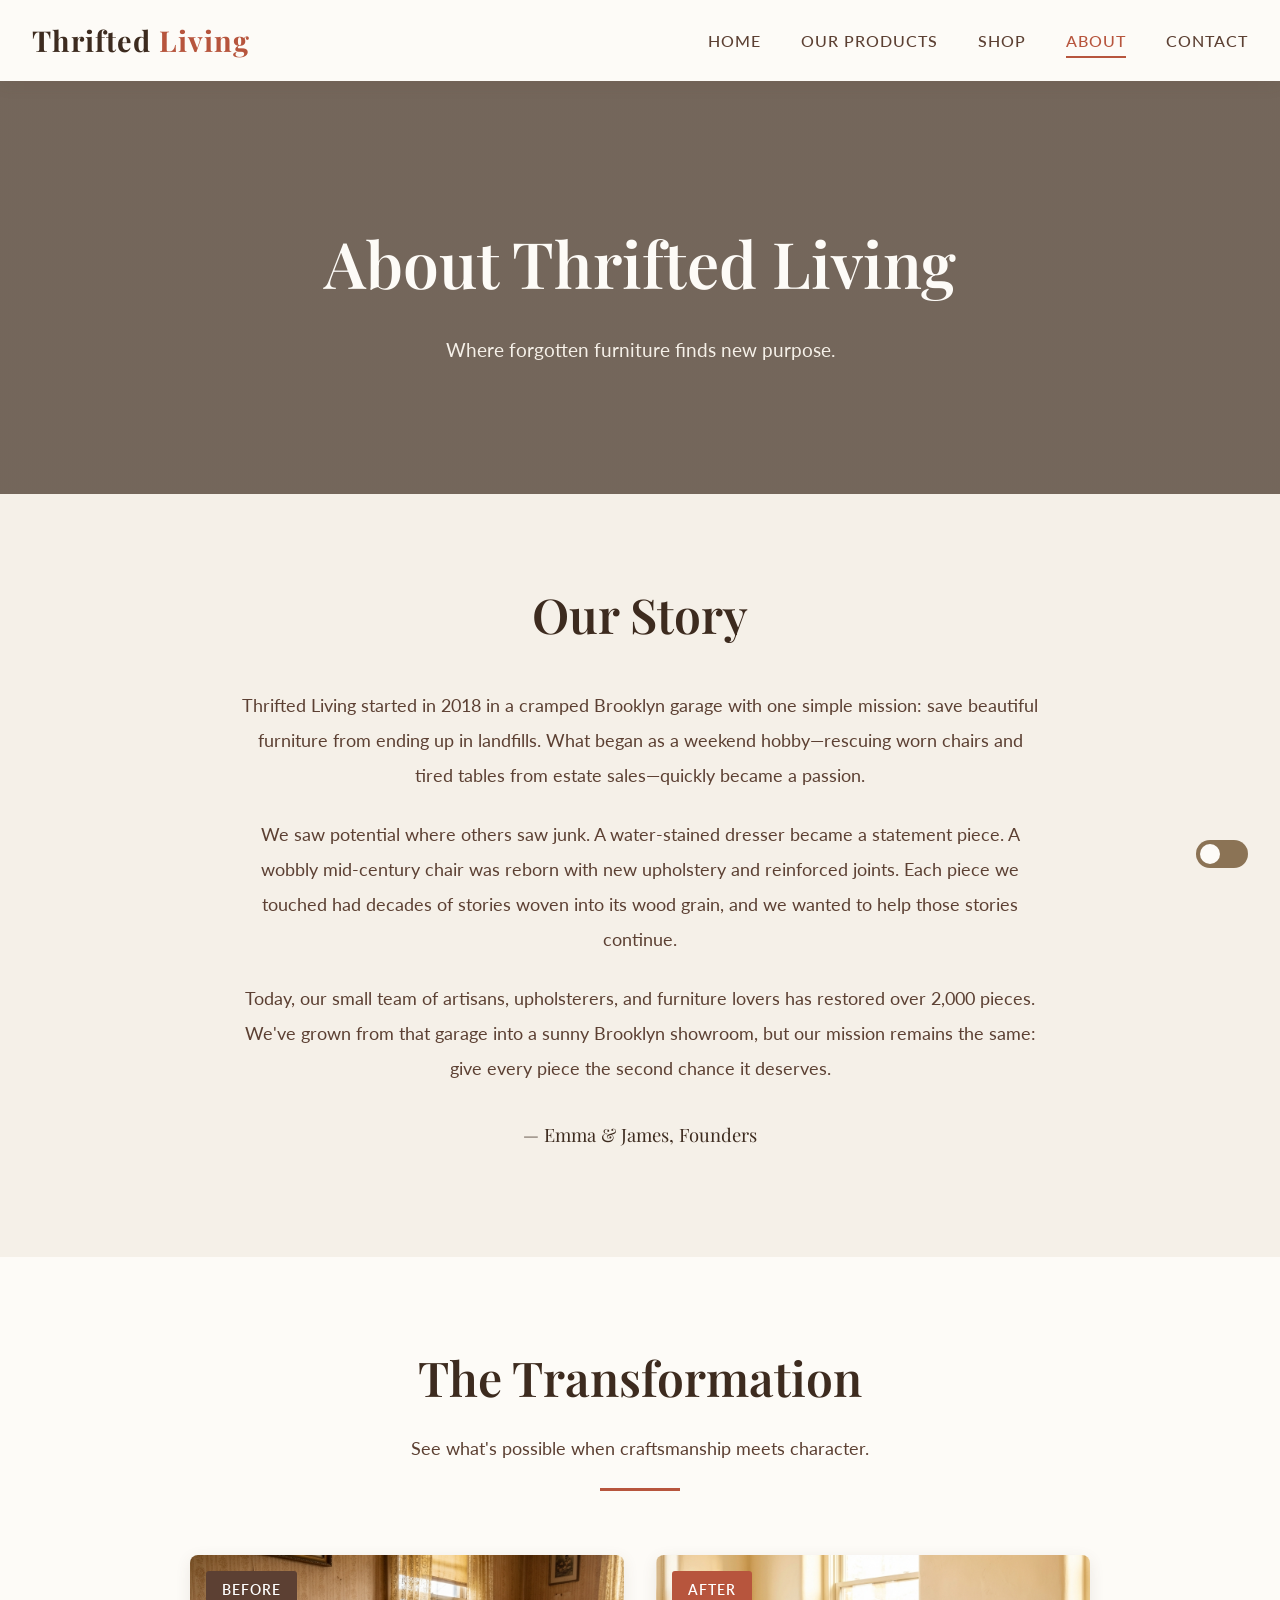
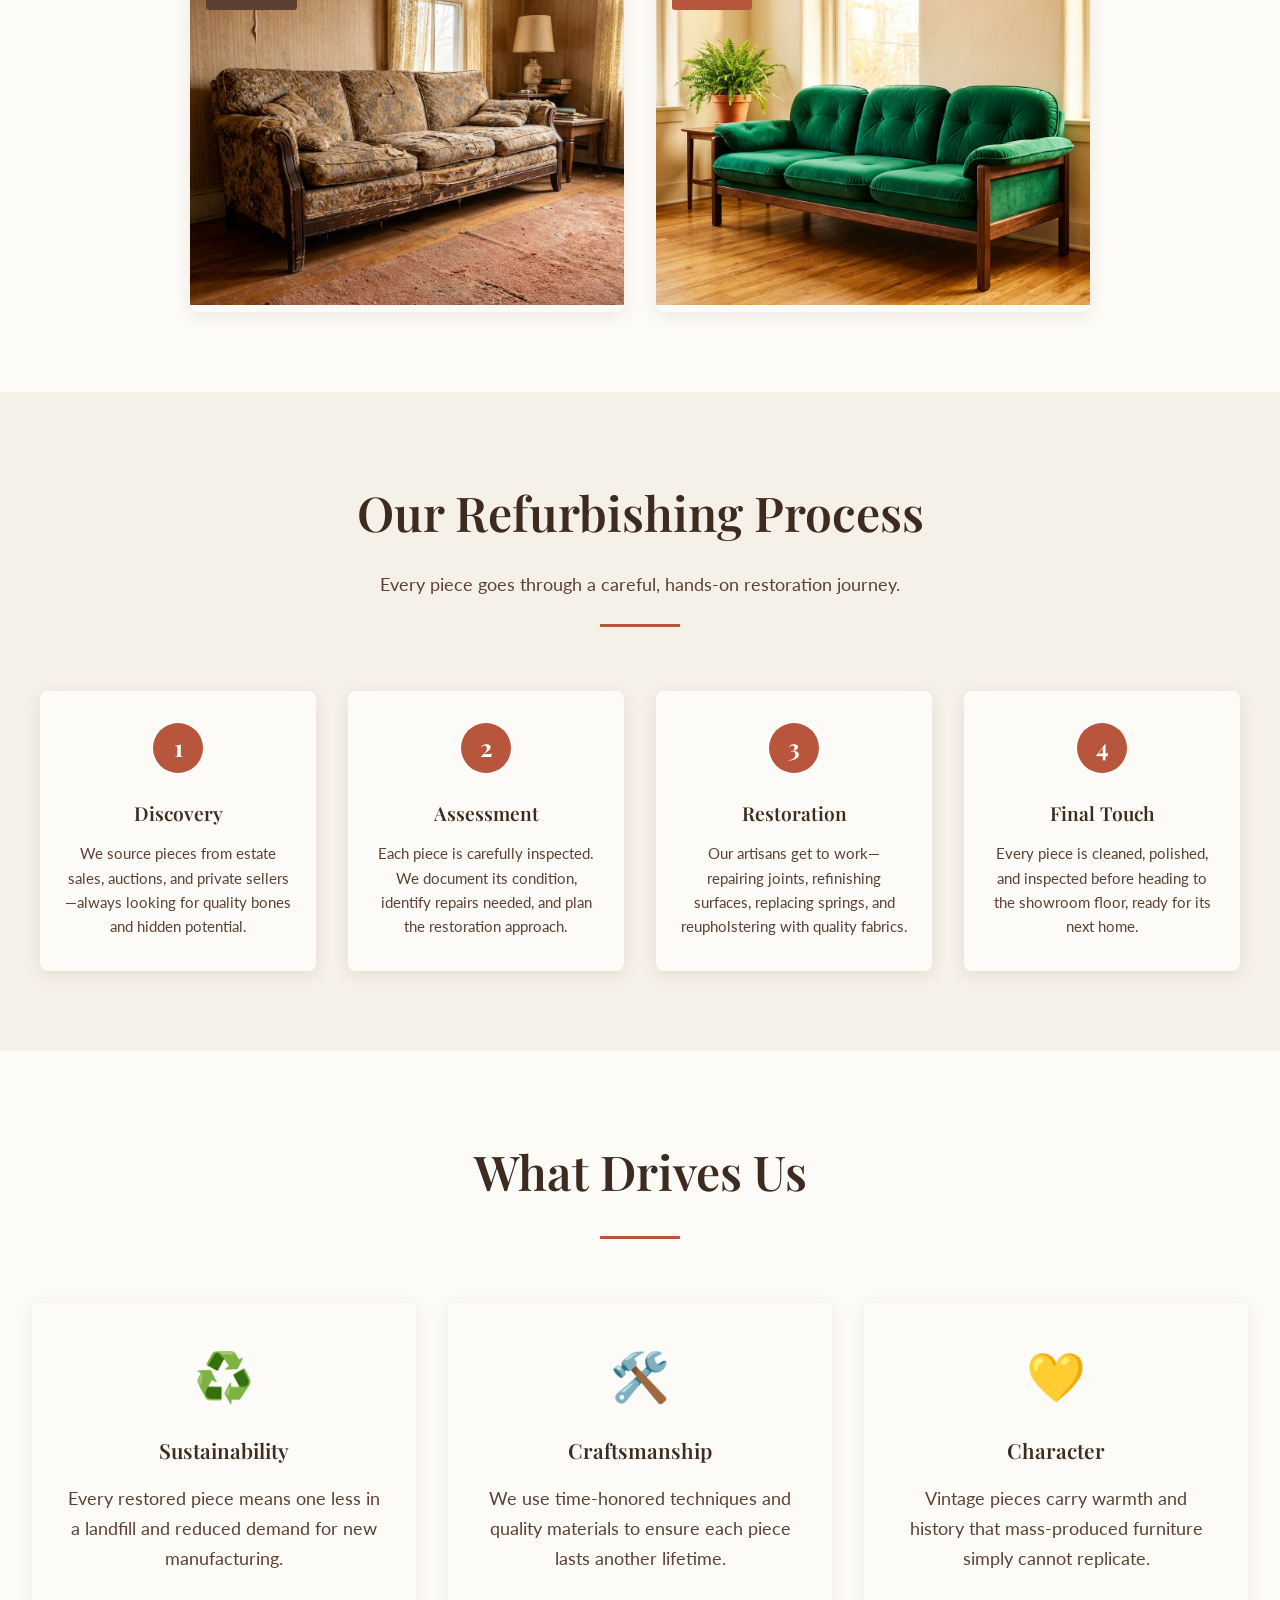
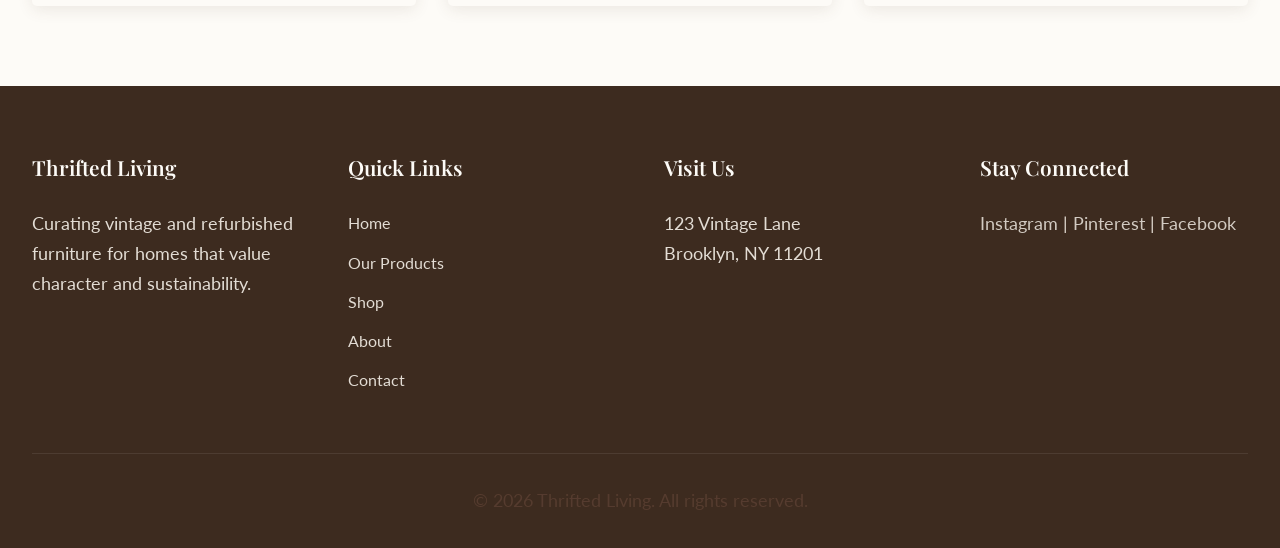
<file: about.html>
<!DOCTYPE html>
<html lang="en">
<head>
  <meta charset="UTF-8">
  <meta name="viewport" content="width=device-width, initial-scale=1.0">
  <title>About | Thrifted Living</title>
  <link rel="preconnect" href="https://fonts.googleapis.com">
  <link rel="preconnect" href="https://fonts.gstatic.com" crossorigin>
  <link href="https://fonts.googleapis.com/css2?family=Lato:wght@300;400;700&family=Playfair+Display:wght@400;600;700&display=swap" rel="stylesheet">
  <link rel="stylesheet" href="styles.css">
  <script>
  const saved = localStorage.getItem('theme');
  const systemDark = window.matchMedia('(prefers-color-scheme: dark)').matches;
  const isDark = saved === 'dark' || (!saved && systemDark);
  document.documentElement.setAttribute('data-theme', isDark ? 'dark' : 'light');
</script>
<script src="java/theme.js"></script>
  <style>
    /* Before & After Section */
    .before-after-section {
      background-color: var(--color-warm-white);
      padding: 5rem 2rem;
    }

    .before-after-container {
      display: grid;
      grid-template-columns: 1fr 1fr;
      gap: 2rem;
      max-width: 900px;
      margin: 0 auto;
    }

    .before-after-card {
      position: relative;
      border-radius: 8px;
      overflow: hidden;
      box-shadow: var(--shadow-soft);
    }

    .before-after-card img {
      width: 100%;
      height: 350px;
      object-fit: cover;
    }

    .before-after-label {
      position: absolute;
      top: 1rem;
      left: 1rem;
      padding: 0.5rem 1rem;
      font-size: 0.85rem;
      font-weight: 600;
      text-transform: uppercase;
      letter-spacing: 1px;
      border-radius: 3px;
    }

    .label-before {
      background-color: var(--color-brown);
      color: white;
    }

    .label-after {
      background-color: var(--color-rust);
      color: white;
    }

    /* Process Section */
    .process-section {
      padding: 5rem 2rem;
    }

    .process-steps {
      display: grid;
      grid-template-columns: repeat(4, 1fr);
      gap: 2rem;
      max-width: 1200px;
      margin: 0 auto;
    }

    .process-step {
      text-align: center;
      padding: 2rem 1.5rem;
      background-color: var(--color-warm-white);
      border-radius: 8px;
      box-shadow: var(--shadow-soft);
      position: relative;
    }

    .step-number {
      width: 50px;
      height: 50px;
      background-color: var(--color-rust);
      color: white;
      border-radius: 50%;
      display: flex;
      align-items: center;
      justify-content: center;
      font-size: 1.5rem;
      font-weight: 700;
      margin: 0 auto 1.5rem;
      font-family: var(--font-heading);
    }

    .process-step h3 {
      font-size: 1.2rem;
      margin-bottom: 0.75rem;
    }

    .process-step p {
      font-size: 0.95rem;
      line-height: 1.6;
    }

    /* Story Section */
    .story-section {
      padding: 5rem 2rem;
      background-color: var(--color-cream);
    }

    .story-content {
      max-width: 800px;
      margin: 0 auto;
      text-align: center;
    }

    .story-content h2 {
      margin-bottom: 2rem;
    }

    .story-content p {
      font-size: 1.15rem;
      line-height: 1.9;
      margin-bottom: 1.5rem;
    }

    .founder-signature {
      font-family: var(--font-heading);
      font-size: 1.5rem;
      color: var(--color-brown-dark);
      margin-top: 2rem;
    }

    @media (max-width: 900px) {
      .process-steps {
        grid-template-columns: repeat(2, 1fr);
      }
    }

    @media (max-width: 600px) {
      .before-after-container {
        grid-template-columns: 1fr;
      }

      .process-steps {
        grid-template-columns: 1fr;
      }
    }
  </style>
</head>
<body>
  <!-- Navigation -->
  <nav class="navbar">
    <div class="nav-container">
      <a href="index.html" class="logo">Thrifted <span>Living</span></a>
      <ul class="nav-links">
        <li><a href="index.html">Home</a></li>
        <li><a href="menu.html">Our Products</a></li>
        <li><a href="products.html">Shop</a></li>
        <li><a href="about.html" class="active">About</a></li>
        <li><a href="contact.html">Contact</a></li>
      </ul>
      <div class="menu-toggle" onclick="toggleMenu()">
        <span></span>
        <span></span>
        <span></span>
      </div>
    </div>
  </nav>

      <!-- Toggle switch -->
<div class="theme-toggle">
  <label class="switch">
    <input type="checkbox" id="theme-switch">
    <span class="slider"></span>
  </label>
</div>


  <!-- Page Header -->
  <section class="page-header">
    <h1>About Thrifted Living</h1>
    <p>Where forgotten furniture finds new purpose.</p>
  </section>

  <!-- Company Story -->
  <section class="story-section">
    <div class="story-content">
      <h2>Our Story</h2>
      <p>Thrifted Living started in 2018 in a cramped Brooklyn garage with one simple mission: save beautiful furniture from ending up in landfills. What began as a weekend hobby—rescuing worn chairs and tired tables from estate sales—quickly became a passion.</p>
      <p>We saw potential where others saw junk. A water-stained dresser became a statement piece. A wobbly mid-century chair was reborn with new upholstery and reinforced joints. Each piece we touched had decades of stories woven into its wood grain, and we wanted to help those stories continue.</p>
      <p>Today, our small team of artisans, upholsterers, and furniture lovers has restored over 2,000 pieces. We've grown from that garage into a sunny Brooklyn showroom, but our mission remains the same: give every piece the second chance it deserves.</p>
      <p class="founder-signature">— Emma & James, Founders</p>
    </div>
  </section>

  <!-- Before & After -->
  <section class="before-after-section">
    <div class="container">
      <div class="section-header">
        <h2>The Transformation</h2>
        <p>See what's possible when craftsmanship meets character.</p>
      </div>
      <div class="before-after-container">
        <div class="before-after-card">
          <span class="before-after-label label-before">Before</span>
          <img src="images/before-couch.jpg" alt="Worn vintage sofa before restoration">
        </div>
        <div class="before-after-card">
          <span class="before-after-label label-after">After</span>
          <img src="images/after-couch.jpg" alt="Restored vintage sofa">
        </div>
      </div>
    </div>
  </section>

  <!-- Refurbishing Process -->
  <section class="process-section">
    <div class="container">
      <div class="section-header">
        <h2>Our Refurbishing Process</h2>
        <p>Every piece goes through a careful, hands-on restoration journey.</p>
      </div>
      <div class="process-steps">
        <div class="process-step">
          <div class="step-number">1</div>
          <h3>Discovery</h3>
          <p>We source pieces from estate sales, auctions, and private sellers—always looking for quality bones and hidden potential.</p>
        </div>
        <div class="process-step">
          <div class="step-number">2</div>
          <h3>Assessment</h3>
          <p>Each piece is carefully inspected. We document its condition, identify repairs needed, and plan the restoration approach.</p>
        </div>
        <div class="process-step">
          <div class="step-number">3</div>
          <h3>Restoration</h3>
          <p>Our artisans get to work—repairing joints, refinishing surfaces, replacing springs, and reupholstering with quality fabrics.</p>
        </div>
        <div class="process-step">
          <div class="step-number">4</div>
          <h3>Final Touch</h3>
          <p>Every piece is cleaned, polished, and inspected before heading to the showroom floor, ready for its next home.</p>
        </div>
      </div>
    </div>
  </section>

  <!-- Values -->
  <section style="background-color: var(--color-warm-white); padding: 5rem 2rem;">
    <div class="container">
      <div class="section-header">
        <h2>What Drives Us</h2>
      </div>
      <div class="values-grid">
        <div class="value-card">
          <div class="icon">♻️</div>
          <h3>Sustainability</h3>
          <p>Every restored piece means one less in a landfill and reduced demand for new manufacturing.</p>
        </div>
        <div class="value-card">
          <div class="icon">🛠️</div>
          <h3>Craftsmanship</h3>
          <p>We use time-honored techniques and quality materials to ensure each piece lasts another lifetime.</p>
        </div>
        <div class="value-card">
          <div class="icon">💛</div>
          <h3>Character</h3>
          <p>Vintage pieces carry warmth and history that mass-produced furniture simply cannot replicate.</p>
        </div>
      </div>
    </div>
  </section>

  <!-- Footer -->
  <footer class="footer">
    <div class="footer-content">
      <div class="footer-section">
        <h4>Thrifted Living</h4>
        <p>Curating vintage and refurbished furniture for homes that value character and sustainability.</p>
      </div>
      <div class="footer-section">
        <h4>Quick Links</h4>
        <ul class="footer-links">
          <li><a href="index.html">Home</a></li>
          <li><a href="menu.html">Our Products</a></li>
          <li><a href="products.html">Shop</a></li>
          <li><a href="about.html">About</a></li>
          <li><a href="contact.html">Contact</a></li>
        </ul>
      </div>
      <div class="footer-section">
        <h4>Visit Us</h4>
        <p>123 Vintage Lane<br>Brooklyn, NY 11201</p>
      </div>
      <div class="footer-section">
        <h4>Stay Connected</h4>
        <p><a href="#">Instagram</a> | <a href="#">Pinterest</a> | <a href="#">Facebook</a></p>
      </div>
    </div>
    <div class="footer-bottom">
      <p>&copy; 2026 Thrifted Living. All rights reserved.</p>
    </div>
  </footer>

  <script>
    function toggleMenu() {
      document.querySelector('.nav-links').classList.toggle('active');
    }
  </script>
</body>
</html>
</file>
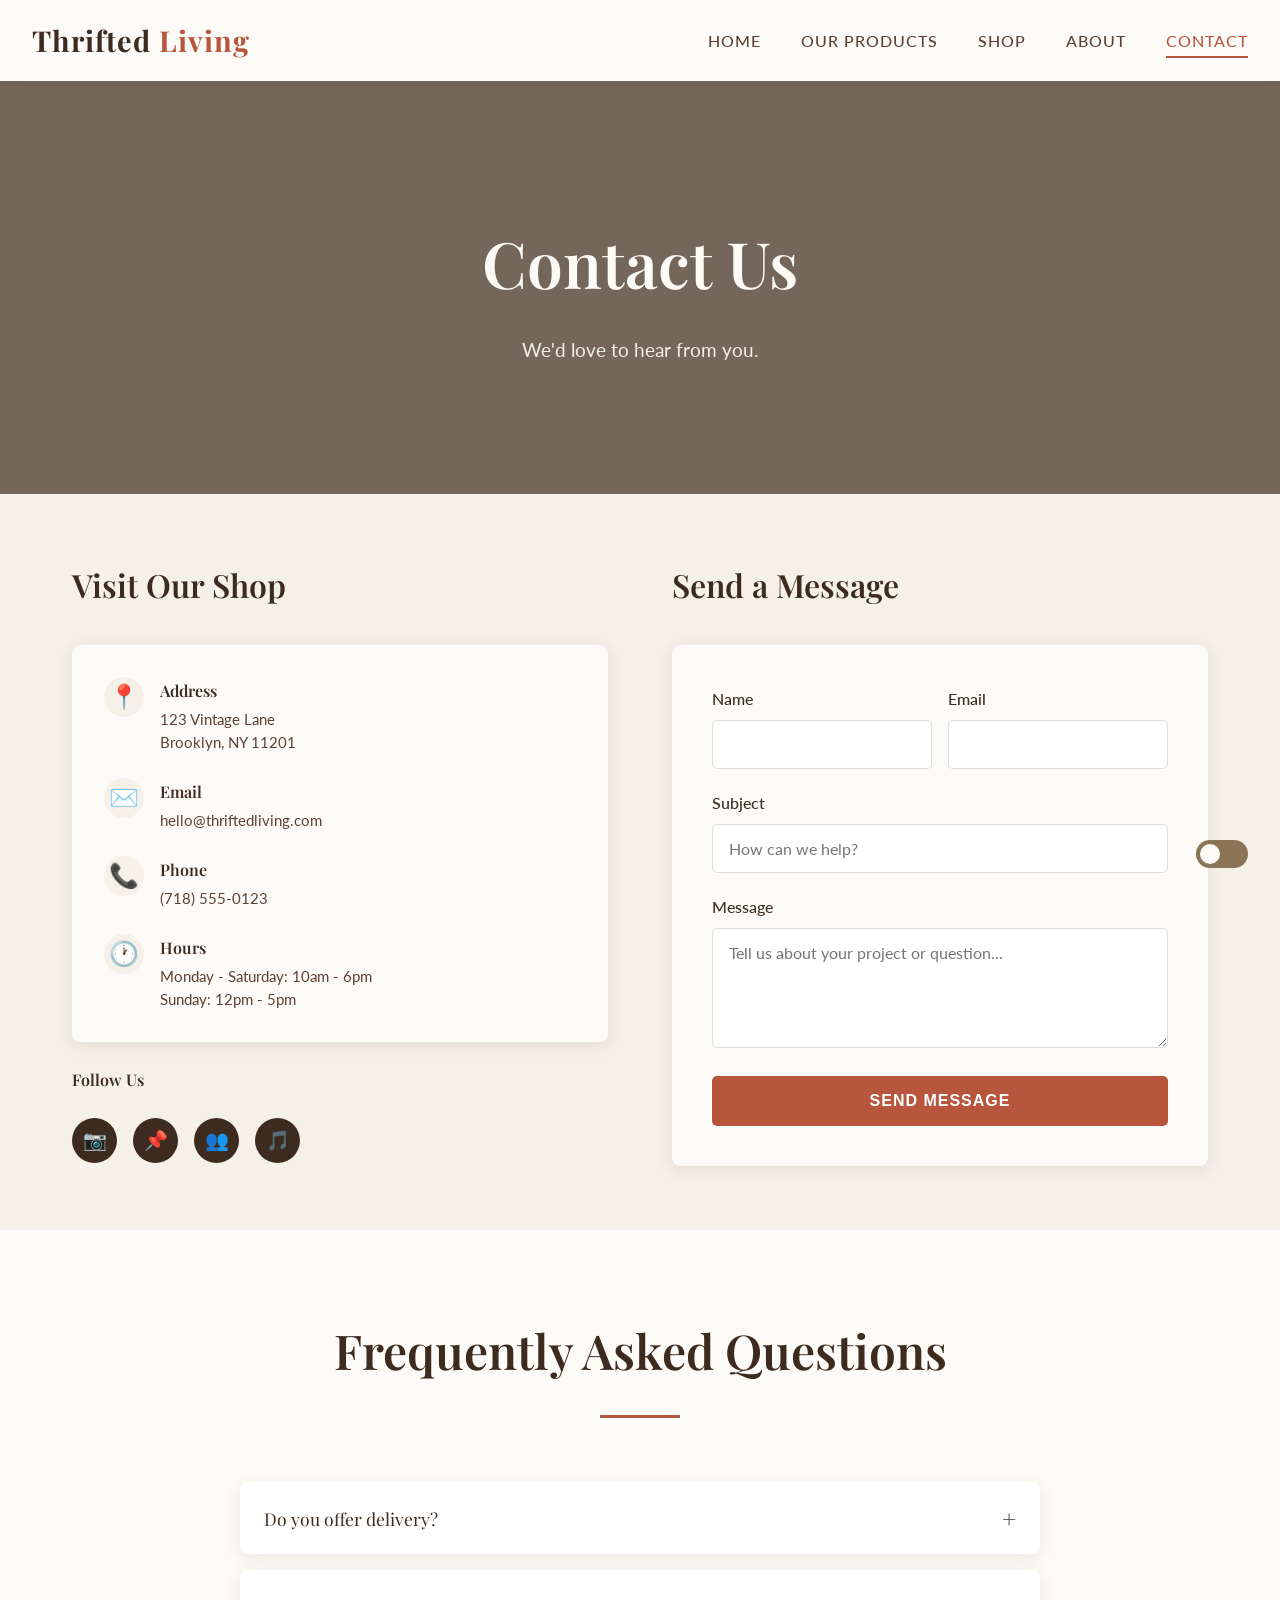
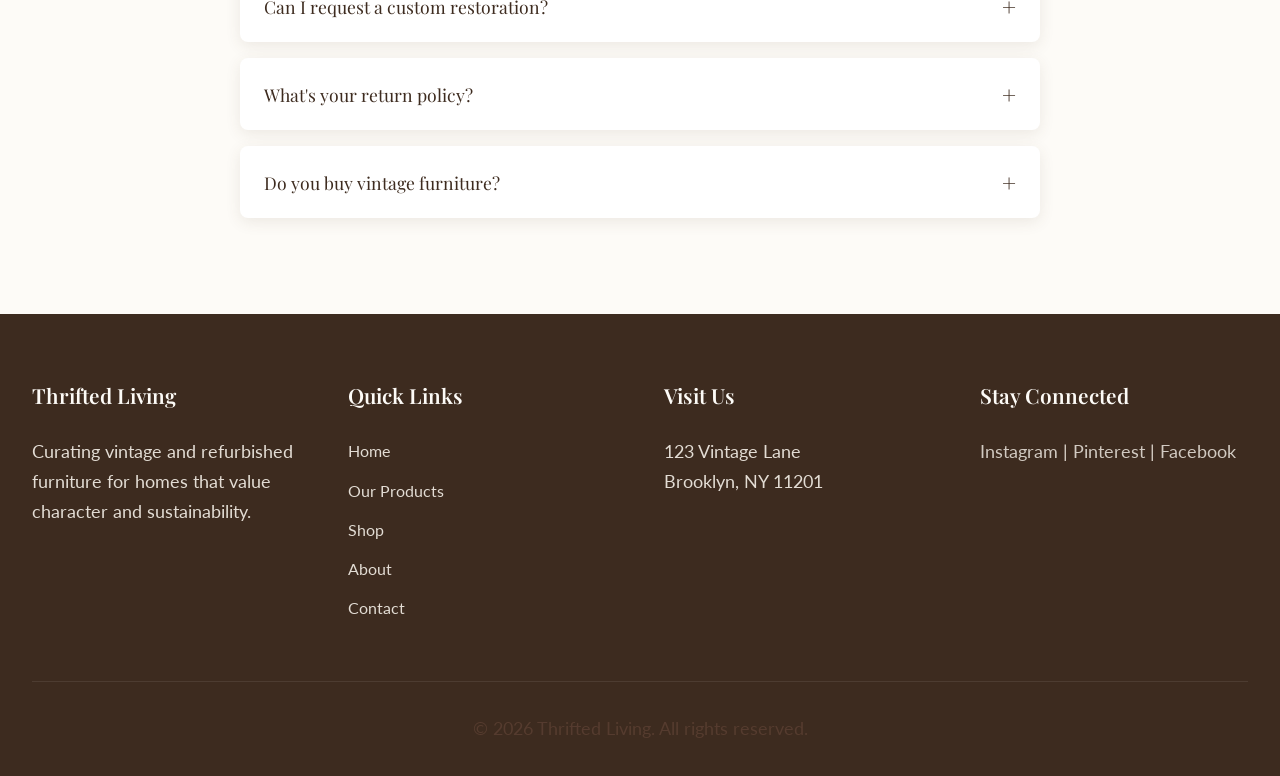
<file: contact.html>
<!DOCTYPE html>
<html lang="en">
<head>
  <meta charset="UTF-8">
  <meta name="viewport" content="width=device-width, initial-scale=1.0">
  <title>Contact | Thrifted Living</title>
  <link rel="preconnect" href="https://fonts.googleapis.com">
  <link rel="preconnect" href="https://fonts.gstatic.com" crossorigin>
  <link href="https://fonts.googleapis.com/css2?family=Lato:wght@300;400;700&family=Playfair+Display:wght@400;600;700&display=swap" rel="stylesheet">
  <link rel="stylesheet" href="styles.css">
  <script>
  const saved = localStorage.getItem('theme');
  const systemDark = window.matchMedia('(prefers-color-scheme: dark)').matches;
  const isDark = saved === 'dark' || (!saved && systemDark);
  document.documentElement.setAttribute('data-theme', isDark ? 'dark' : 'light');
</script>
<script src="java/theme.js"></script>
  <style>
    /* Contact Layout */
    .contact-page {
      max-width: 1200px;
      margin: 0 auto;
      padding: 4rem 2rem;
    }

    .contact-grid {
      display: grid;
      grid-template-columns: 1fr 1fr;
      gap: 4rem;
    }

    /* Shop Info */
    .shop-info h2 {
      font-size: 2rem;
      margin-bottom: 2rem;
    }

    .info-card {
      background-color: var(--color-warm-white);
      padding: 2rem;
      border-radius: 8px;
      box-shadow: var(--shadow-soft);
      margin-bottom: 1.5rem;
    }

    .info-item {
      display: flex;
      align-items: flex-start;
      gap: 1rem;
      margin-bottom: 1.5rem;
    }

    .info-item:last-child {
      margin-bottom: 0;
    }

    .info-icon {
      font-size: 1.5rem;
      width: 40px;
      height: 40px;
      background-color: var(--color-cream);
      border-radius: 50%;
      display: flex;
      align-items: center;
      justify-content: center;
      flex-shrink: 0;
    }

    .info-text h4 {
      font-size: 1rem;
      margin-bottom: 0.25rem;
      color: var(--color-brown-dark);
    }

    .info-text p {
      font-size: 0.95rem;
      color: var(--color-brown);
      line-height: 1.5;
    }

    /* Social Media */
    .social-links {
      display: flex;
      gap: 1rem;
      margin-top: 1.5rem;
    }

    .social-link {
      width: 45px;
      height: 45px;
      background-color: var(--color-brown-dark);
      color: white;
      border-radius: 50%;
      display: flex;
      align-items: center;
      justify-content: center;
      font-size: 1.2rem;
      transition: var(--transition);
    }

    .social-link:hover {
      background-color: var(--color-rust);
      transform: translateY(-3px);
    }

    /* Contact Form */
    .contact-form-section h2 {
      font-size: 2rem;
      margin-bottom: 2rem;
    }

    .contact-form-card {
      background-color: var(--color-warm-white);
      padding: 2.5rem;
      border-radius: 8px;
      box-shadow: var(--shadow-soft);
    }

    .form-row {
      display: grid;
      grid-template-columns: 1fr 1fr;
      gap: 1rem;
    }

    .contact-form-card .form-group {
      margin-bottom: 1.25rem;
    }

    .contact-form-card label {
      display: block;
      margin-bottom: 0.5rem;
      font-weight: 500;
      color: var(--color-brown-dark);
    }

    .contact-form-card input,
    .contact-form-card textarea {
      width: 100%;
      padding: 0.875rem 1rem;
      border: 1px solid #ddd;
      border-radius: 5px;
      font-family: var(--font-body);
      font-size: 1rem;
      transition: var(--transition);
    }

    .contact-form-card input:focus,
    .contact-form-card textarea:focus {
      outline: none;
      border-color: var(--color-rust);
    }

    .contact-form-card textarea {
      resize: vertical;
      min-height: 120px;
    }

    .btn-submit {
      width: 100%;
      padding: 1rem;
      background-color: var(--color-rust);
      color: white;
      border: none;
      border-radius: 5px;
      font-size: 1rem;
      font-weight: 600;
      text-transform: uppercase;
      letter-spacing: 1px;
      cursor: pointer;
      transition: var(--transition);
    }

    .btn-submit:hover {
      background-color: var(--color-brown-dark);
    }

    /* FAQ Section */
    .faq-section {
      background-color: var(--color-warm-white);
      padding: 5rem 2rem;
    }

    .faq-container {
      max-width: 800px;
      margin: 0 auto;
    }

    .faq-item {
      background-color: white;
      border-radius: 8px;
      margin-bottom: 1rem;
      box-shadow: var(--shadow-soft);
      overflow: hidden;
    }

    .faq-question {
      width: 100%;
      padding: 1.25rem 1.5rem;
      background: none;
      border: none;
      text-align: left;
      font-family: var(--font-heading);
      font-size: 1.1rem;
      color: var(--color-brown-dark);
      cursor: pointer;
      display: flex;
      justify-content: space-between;
      align-items: center;
      transition: var(--transition);
    }

    .faq-question:hover {
      color: var(--color-rust);
    }

    .faq-question .icon {
      font-size: 1.5rem;
      transition: var(--transition);
    }

    .faq-question.active .icon {
      transform: rotate(45deg);
    }

    .faq-answer {
      max-height: 0;
      overflow: hidden;
      transition: max-height 0.3s ease;
    }

    .faq-answer.active {
      max-height: 200px;
    }

    .faq-answer p {
      padding: 0 1.5rem 1.25rem;
      color: var(--color-brown);
      line-height: 1.7;
    }

    @media (max-width: 900px) {
      .contact-grid {
        grid-template-columns: 1fr;
        gap: 3rem;
      }

      .form-row {
        grid-template-columns: 1fr;
      }
    }
  </style>
</head>
<body>
  <!-- Navigation -->
  <nav class="navbar">
    <div class="nav-container">
      <a href="index.html" class="logo">Thrifted <span>Living</span></a>
      <ul class="nav-links">
        <li><a href="index.html">Home</a></li>
        <li><a href="menu.html">Our Products</a></li>
        <li><a href="products.html">Shop</a></li>
        <li><a href="about.html">About</a></li>
        <li><a href="contact.html" class="active">Contact</a></li>
      </ul>
      <div class="menu-toggle" onclick="toggleMenu()">
        <span></span>
        <span></span>
        <span></span>
      </div>
    </div>
  </nav>
<div class="theme-toggle">
  <label class="switch">
    <input type="checkbox" id="theme-switch">
    <span class="slider"></span>
  </label>
</div>
  <!-- Page Header -->
  <section class="page-header">
    <h1>Contact Us</h1>
    <p>We'd love to hear from you.</p>
  </section>

  <!-- Contact Section -->
  <div class="contact-page">
    <div class="contact-grid">
      <!-- Shop Info -->
      <div class="shop-info">
        <h2>Visit Our Shop</h2>
        <div class="info-card">
          <div class="info-item">
            <span class="info-icon">📍</span>
            <div class="info-text">
              <h4>Address</h4>
              <p>123 Vintage Lane<br>Brooklyn, NY 11201</p>
            </div>
          </div>
          <div class="info-item">
            <span class="info-icon">✉️</span>
            <div class="info-text">
              <h4>Email</h4>
              <p>hello@thriftedliving.com</p>
            </div>
          </div>
          <div class="info-item">
            <span class="info-icon">📞</span>
            <div class="info-text">
              <h4>Phone</h4>
              <p>(718) 555-0123</p>
            </div>
          </div>
          <div class="info-item">
            <span class="info-icon">🕐</span>
            <div class="info-text">
              <h4>Hours</h4>
              <p>Monday - Saturday: 10am - 6pm<br>Sunday: 12pm - 5pm</p>
            </div>
          </div>
        </div>

        <!-- Social Media -->
        <h4 style="margin-bottom: 0.5rem; color: var(--color-brown-dark);">Follow Us</h4>
        <div class="social-links">
          <a href="#" class="social-link" title="Instagram">📷</a>
          <a href="#" class="social-link" title="Pinterest">📌</a>
          <a href="#" class="social-link" title="Facebook">👥</a>
          <a href="#" class="social-link" title="TikTok">🎵</a>
        </div>
      </div>

      <!-- Contact Form -->
      <div class="contact-form-section">
        <h2>Send a Message</h2>
        <div class="contact-form-card">
          <form>
            <div class="form-row">
              <div class="form-group">
                <label for="name">Name</label>
                <input type="text" id="name" name="name" required>
              </div>
              <div class="form-group">
                <label for="email">Email</label>
                <input type="email" id="email" name="email" required>
              </div>
            </div>
            <div class="form-group">
              <label for="subject">Subject</label>
              <input type="text" id="subject" name="subject" placeholder="How can we help?">
            </div>
            <div class="form-group">
              <label for="message">Message</label>
              <textarea id="message" name="message" required placeholder="Tell us about your project or question..."></textarea>
            </div>
            <button type="submit" class="btn-submit">Send Message</button>
          </form>
        </div>
      </div>
    </div>
  </div>

  <!-- FAQ Section -->
  <section class="faq-section">
    <div class="faq-container">
      <div class="section-header">
        <h2>Frequently Asked Questions</h2>
      </div>

      <div class="faq-item">
        <button class="faq-question" onclick="toggleFaq(this)">
          Do you offer delivery?
          <span class="icon">+</span>
        </button>
        <div class="faq-answer">
          <p>Yes! We offer white-glove delivery throughout the NYC metro area. Delivery fees vary by distance and item size. We also ship select smaller pieces nationwide.</p>
        </div>
      </div>

      <div class="faq-item">
        <button class="faq-question" onclick="toggleFaq(this)">
          Can I request a custom restoration?
          <span class="icon">+</span>
        </button>
        <div class="faq-answer">
          <p>Absolutely. Bring us your furniture or let us source a piece for you. We'll work with you on fabric choices, finishes, and any custom modifications you'd like.</p>
        </div>
      </div>

      <div class="faq-item">
        <button class="faq-question" onclick="toggleFaq(this)">
          What's your return policy?
          <span class="icon">+</span>
        </button>
        <div class="faq-answer">
          <p>We offer a 7-day return window for items in original condition. Custom orders and restored pieces brought in by customers are final sale.</p>
        </div>
      </div>

      <div class="faq-item">
        <button class="faq-question" onclick="toggleFaq(this)">
          Do you buy vintage furniture?
          <span class="icon">+</span>
        </button>
        <div class="faq-answer">
          <p>We do! Send us photos of your pieces to hello@thriftedliving.com. We're always looking for quality vintage furniture with good bones and character.</p>
        </div>
      </div>
    </div>
  </section>

  <!-- Footer -->
  <footer class="footer">
    <div class="footer-content">
      <div class="footer-section">
        <h4>Thrifted Living</h4>
        <p>Curating vintage and refurbished furniture for homes that value character and sustainability.</p>
      </div>
      <div class="footer-section">
        <h4>Quick Links</h4>
        <ul class="footer-links">
          <li><a href="index.html">Home</a></li>
          <li><a href="menu.html">Our Products</a></li>
          <li><a href="products.html">Shop</a></li>
          <li><a href="about.html">About</a></li>
          <li><a href="contact.html">Contact</a></li>
        </ul>
      </div>
      <div class="footer-section">
        <h4>Visit Us</h4>
        <p>123 Vintage Lane<br>Brooklyn, NY 11201</p>
      </div>
      <div class="footer-section">
        <h4>Stay Connected</h4>
        <p><a href="#">Instagram</a> | <a href="#">Pinterest</a> | <a href="#">Facebook</a></p>
      </div>
    </div>
    <div class="footer-bottom">
      <p>&copy; 2026 Thrifted Living. All rights reserved.</p>
    </div>
  </footer>

  <script>
    function toggleMenu() {
      document.querySelector('.nav-links').classList.toggle('active');
    }

    function toggleFaq(button) {
      const answer = button.nextElementSibling;
      const isActive = button.classList.contains('active');

      // Close all FAQs
      document.querySelectorAll('.faq-question').forEach(q => q.classList.remove('active'));
      document.querySelectorAll('.faq-answer').forEach(a => a.classList.remove('active'));

      // Open clicked one if it wasn't active
      if (!isActive) {
        button.classList.add('active');
        answer.classList.add('active');
      }
    }
  </script>
</body>
</html>
</file>
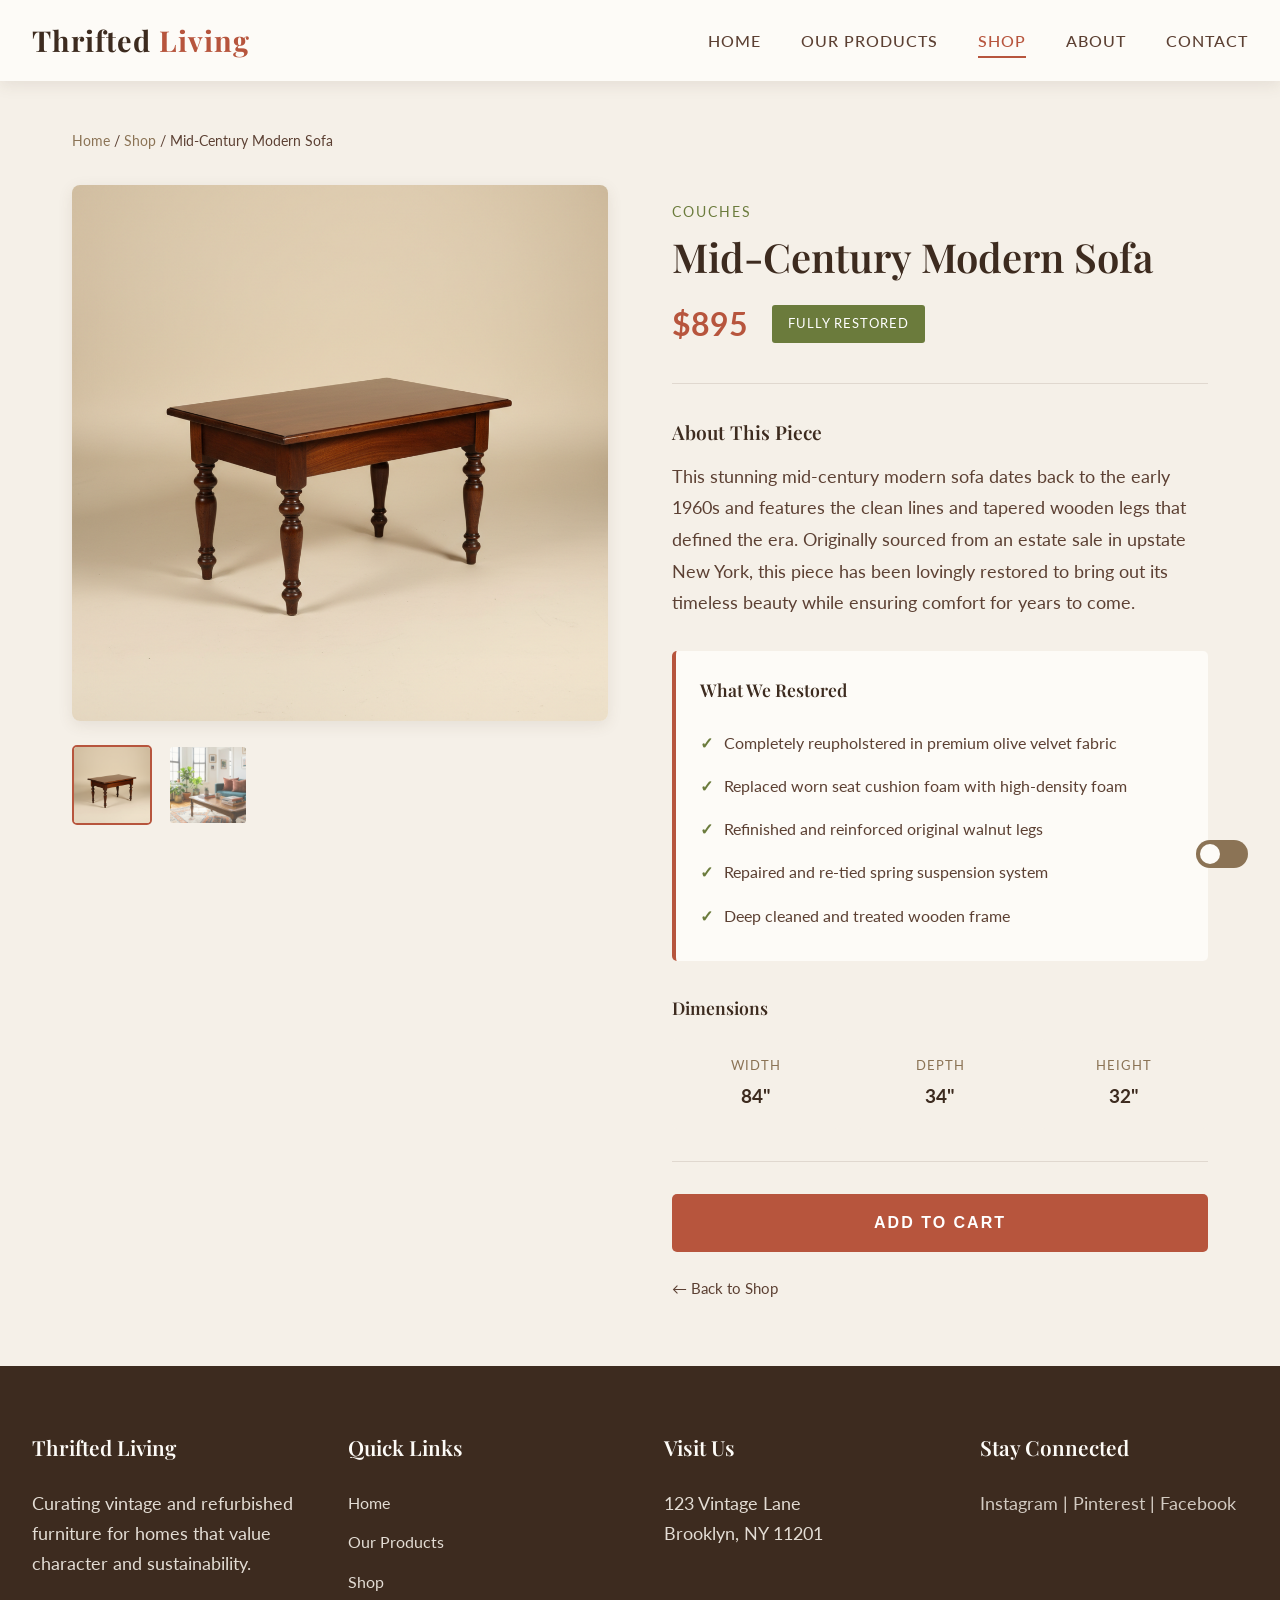
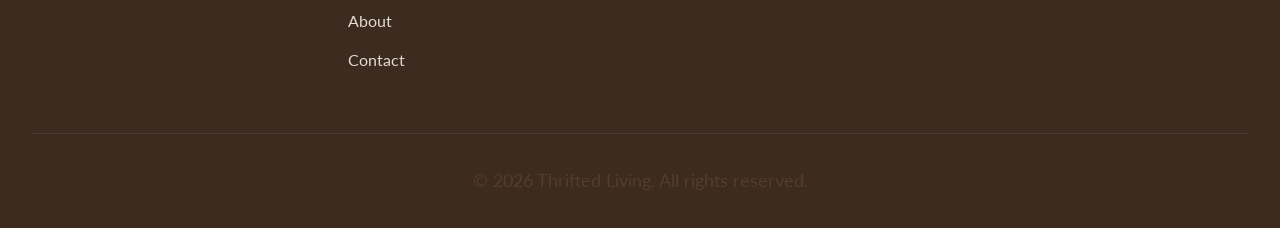
<file: products.html>
<!DOCTYPE html>
<html lang="en">
<head>
  <meta charset="UTF-8">
  <meta name="viewport" content="width=device-width, initial-scale=1.0">
  <title>Mid-Century Modern Sofa | Thrifted Living</title>
  <link rel="preconnect" href="https://fonts.googleapis.com">
  <link rel="preconnect" href="https://fonts.gstatic.com" crossorigin>
  <link href="https://fonts.googleapis.com/css2?family=Lato:wght@300;400;700&family=Playfair+Display:wght@400;600;700&display=swap" rel="stylesheet">
  <link rel="stylesheet" href="styles.css">
  <script>
  const saved = localStorage.getItem('theme');
  const systemDark = window.matchMedia('(prefers-color-scheme: dark)').matches;
  const isDark = saved === 'dark' || (!saved && systemDark);
  document.documentElement.setAttribute('data-theme', isDark ? 'dark' : 'light');
</script>
<script src="java/theme.js"></script>
  <style>
    .product-detail {
      max-width: 1200px;
      margin: 0 auto;
      padding: 3rem 2rem;
    }

    .breadcrumb {
      margin-bottom: 2rem;
      font-size: 0.9rem;
      color: var(--color-brown);
    }

    .breadcrumb a {
      color: var(--color-brown-light);
    }

    .breadcrumb a:hover {
      color: var(--color-rust);
    }

    .product-layout {
      display: grid;
      grid-template-columns: 1fr 1fr;
      gap: 4rem;
      align-items: start;
    }

    /* Product Image */
    .product-image-container {
      position: sticky;
      top: 100px;
    }

    .product-image-main {
      width: 100%;
      border-radius: 8px;
      box-shadow: var(--shadow-soft);
    }

    .product-thumbnails {
      display: flex;
      gap: 1rem;
      margin-top: 1rem;
    }

    .product-thumbnails img {
      width: 80px;
      height: 80px;
      object-fit: cover;
      border-radius: 5px;
      cursor: pointer;
      opacity: 0.7;
      transition: var(--transition);
      border: 2px solid transparent;
    }

    .product-thumbnails img:hover,
    .product-thumbnails img.active {
      opacity: 1;
      border-color: var(--color-rust);
    }

    /* Product Info */
    .product-info-detail {
      padding: 1rem 0;
    }

    .product-category {
      font-size: 0.85rem;
      text-transform: uppercase;
      letter-spacing: 2px;
      color: var(--color-olive);
      margin-bottom: 0.5rem;
    }

    .product-title {
      font-size: 2.5rem;
      color: var(--color-brown-dark);
      margin-bottom: 1rem;
      line-height: 1.2;
    }

    .product-price-condition {
      display: flex;
      align-items: center;
      gap: 1.5rem;
      margin-bottom: 2rem;
      padding-bottom: 2rem;
      border-bottom: 1px solid #e0d8cf;
    }

    .product-price {
      font-size: 2rem;
      font-weight: 700;
      color: var(--color-rust);
    }

    .product-condition {
      display: inline-block;
      padding: 0.5rem 1rem;
      background-color: var(--color-olive);
      color: white;
      font-size: 0.8rem;
      text-transform: uppercase;
      letter-spacing: 1px;
      border-radius: 3px;
    }

    .product-description {
      margin-bottom: 2rem;
    }

    .product-description h3 {
      font-size: 1.2rem;
      margin-bottom: 0.75rem;
      color: var(--color-brown-dark);
    }

    .product-description p {
      line-height: 1.8;
      color: var(--color-brown);
    }

    /* What We Fixed */
    .what-we-fixed {
      background-color: var(--color-warm-white);
      padding: 1.5rem;
      border-radius: 5px;
      margin-bottom: 2rem;
      border-left: 4px solid var(--color-rust);
    }

    .what-we-fixed h3 {
      font-size: 1.1rem;
      margin-bottom: 1rem;
      color: var(--color-brown-dark);
    }

    .what-we-fixed ul {
      list-style: none;
      padding: 0;
    }

    .what-we-fixed li {
      padding: 0.5rem 0;
      padding-left: 1.5rem;
      position: relative;
      color: var(--color-brown);
    }

    .what-we-fixed li::before {
      content: "✓";
      position: absolute;
      left: 0;
      color: var(--color-olive);
      font-weight: bold;
    }

    /* Dimensions */
    .product-dimensions {
      margin-bottom: 2rem;
    }

    .product-dimensions h3 {
      font-size: 1.1rem;
      margin-bottom: 1rem;
      color: var(--color-brown-dark);
    }

    .dimensions-grid {
      display: grid;
      grid-template-columns: repeat(3, 1fr);
      gap: 1rem;
    }

    .dimension-item {
      background-color: var(--color-cream);
      padding: 1rem;
      border-radius: 5px;
      text-align: center;
    }

    .dimension-item span {
      display: block;
      font-size: 0.8rem;
      text-transform: uppercase;
      letter-spacing: 1px;
      color: var(--color-brown-light);
      margin-bottom: 0.25rem;
    }

    .dimension-item strong {
      font-size: 1.2rem;
      color: var(--color-brown-dark);
    }

    /* Add to Cart */
    .add-to-cart-section {
      padding-top: 2rem;
      border-top: 1px solid #e0d8cf;
    }

    .btn-add-cart {
      display: block;
      width: 100%;
      padding: 1.25rem 2rem;
      background-color: var(--color-rust);
      color: white;
      font-size: 1rem;
      font-weight: 600;
      text-transform: uppercase;
      letter-spacing: 2px;
      border: none;
      border-radius: 5px;
      cursor: pointer;
      transition: var(--transition);
      text-align: center;
    }

    .btn-add-cart:hover {
      background-color: var(--color-brown-dark);
      transform: translateY(-2px);
      box-shadow: var(--shadow-hover);
    }

    .back-link {
      display: inline-flex;
      align-items: center;
      gap: 0.5rem;
      margin-top: 1.5rem;
      color: var(--color-brown);
      font-size: 0.95rem;
    }

    .back-link:hover {
      color: var(--color-rust);
    }

    /* Responsive */
    @media (max-width: 900px) {
      .product-layout {
        grid-template-columns: 1fr;
        gap: 2rem;
      }

      .product-image-container {
        position: static;
      }

      .product-title {
        font-size: 2rem;
      }

      .dimensions-grid {
        grid-template-columns: repeat(3, 1fr);
      }
    }

    @media (max-width: 480px) {
      .product-price-condition {
        flex-direction: column;
        align-items: flex-start;
        gap: 1rem;
      }
    }
  </style>
</head>
<body>
  <!-- Navigation -->
  <nav class="navbar">
    <div class="nav-container">
      <a href="index.html" class="logo">Thrifted <span>Living</span></a>
      <ul class="nav-links">
        <li><a href="index.html">Home</a></li>
        <li><a href="menu.html">Our Products</a></li>
        <li><a href="products.html" class="active">Shop</a></li>
        <li><a href="about.html">About</a></li>
        <li><a href="contact.html">Contact</a></li>
      </ul>
      <div class="menu-toggle" onclick="toggleMenu()">
        <span></span>
        <span></span>
        <span></span>
      </div>
    </div>
  </nav>

      <!-- Toggle switch -->
<div class="theme-toggle">
  <label class="switch">
    <input type="checkbox" id="theme-switch">
    <span class="slider"></span>
  </label>
</div>


  <!-- Product Detail -->
  <main class="product-detail">
    <!-- Breadcrumb -->
    <div class="breadcrumb">
      <a href="index.html">Home</a> / <a href="menu.html">Shop</a> / <span>Mid-Century Modern Sofa</span>
    </div>

    <div class="product-layout">
      <!-- Product Image -->
      <div class="product-image-container">
        <img src="images/coffee-table-product.jpg" alt="Vintage Coffee Table" class="product-image-main">
        <div class="product-thumbnails">
          <img src="images/coffee-table-product.jpg" alt="Coffee table product view" class="active">
          <img src="images/coffee-table-room.jpg" alt="Coffee table in room setting">
        </div>
      </div>

      <!-- Product Info -->
      <div class="product-info-detail">
        <p class="product-category">Couches</p>
        <h1 class="product-title">Mid-Century Modern Sofa</h1>

        <div class="product-price-condition">
          <span class="product-price">$895</span>
          <span class="product-condition">Fully Restored</span>
        </div>

        <!-- Description -->
        <div class="product-description">
          <h3>About This Piece</h3>
          <p>This stunning mid-century modern sofa dates back to the early 1960s and features the clean lines and tapered wooden legs that defined the era. Originally sourced from an estate sale in upstate New York, this piece has been lovingly restored to bring out its timeless beauty while ensuring comfort for years to come.</p>
        </div>

        <!-- What We Fixed -->
        <div class="what-we-fixed">
          <h3>What We Restored</h3>
          <ul>
            <li>Completely reupholstered in premium olive velvet fabric</li>
            <li>Replaced worn seat cushion foam with high-density foam</li>
            <li>Refinished and reinforced original walnut legs</li>
            <li>Repaired and re-tied spring suspension system</li>
            <li>Deep cleaned and treated wooden frame</li>
          </ul>
        </div>

        <!-- Dimensions -->
        <div class="product-dimensions">
          <h3>Dimensions</h3>
          <div class="dimensions-grid">
            <div class="dimension-item">
              <span>Width</span>
              <strong>84"</strong>
            </div>
            <div class="dimension-item">
              <span>Depth</span>
              <strong>34"</strong>
            </div>
            <div class="dimension-item">
              <span>Height</span>
              <strong>32"</strong>
            </div>
          </div>
        </div>

        <!-- Add to Cart -->
        <div class="add-to-cart-section">
          <button class="btn-add-cart">Add to Cart</button>
          <a href="menu.html" class="back-link">← Back to Shop</a>
        </div>
      </div>
    </div>
  </main>

  <!-- Footer -->
  <footer class="footer">
    <div class="footer-content">
      <div class="footer-section">
        <h4>Thrifted Living</h4>
        <p>Curating vintage and refurbished furniture for homes that value character and sustainability.</p>
      </div>
      <div class="footer-section">
        <h4>Quick Links</h4>
        <ul class="footer-links">
          <li><a href="index.html">Home</a></li>
          <li><a href="menu.html">Our Products</a></li>
          <li><a href="products.html">Shop</a></li>
          <li><a href="about.html">About</a></li>
          <li><a href="contact.html">Contact</a></li>
        </ul>
      </div>
      <div class="footer-section">
        <h4>Visit Us</h4>
        <p>123 Vintage Lane<br>Brooklyn, NY 11201</p>
      </div>
      <div class="footer-section">
        <h4>Stay Connected</h4>
        <p><a href="#">Instagram</a> | <a href="#">Pinterest</a> | <a href="#">Facebook</a></p>
      </div>
    </div>
    <div class="footer-bottom">
      <p>&copy; 2026 Thrifted Living. All rights reserved.</p>
    </div>
  </footer>

  <script>
    function toggleMenu() {
      document.querySelector('.nav-links').classList.toggle('active');
    }

    // Thumbnail click handler
    document.querySelectorAll('.product-thumbnails img').forEach(thumb => {
      thumb.addEventListener('click', function() {
        document.querySelector('.product-image-main').src = this.src;
        document.querySelectorAll('.product-thumbnails img').forEach(t => t.classList.remove('active'));
        this.classList.add('active');
      });
    });
  </script>
</body>
</html>
</file>
<file: styles.css>
:root {
  --color-cream: #F5F0E8;
  --color-warm-white: #FDFBF7;
  --color-brown: #5C4033;
  --color-brown-light: #8B7355;
  --color-brown-dark: #3D2B1F;
  --color-olive: #6B7B3C;
  --color-rust: #B7553D;
  --color-gold: #C9A962;
  --font-heading: 'Playfair Display', Georgia, serif;
  --font-body: 'Lato', 'Segoe UI', sans-serif;
  --shadow-soft: 0 4px 15px rgba(92, 64, 51, 0.1);
  --shadow-hover: 0 8px 25px rgba(92, 64, 51, 0.15);
  --transition: all 0.3s ease;
}
*, *::before, *::after {
  transition: background-color 0.3s ease, color 0.3s ease, border-color 0.3s ease;
}
/* ===== CSS Variables & Reset ===== */
[data-theme="dark"] {
  /* Core Backgrounds */
  --color-cream: #1A1816;
  --color-warm-white: #24211E;

  /* Text & Neutrals */
  --color-brown: #D8C2A8;
  --color-brown-light: #BFA98F;
  --color-brown-dark: #E8DCCF;

  /* Accents */
  --color-olive: #A8B86A;
  --color-rust: #D97A63;
  --color-gold: #D8C27A;

  /* Shadows */
  --shadow-soft: 0 4px 15px rgba(0, 0, 0, 0.35);
  --shadow-hover: 0 8px 25px rgba(0, 0, 0, 0.45);
}

/* ===== Theme Toggle ===== */
.theme-toggle {
  position: fixed;
  bottom: 2rem;
  right: 2rem;
  z-index: 999;
}

.switch {
  position: relative;
  display: inline-block;
  width: 52px;
  height: 28px;
}

.switch input {
  opacity: 0;
  width: 0;
  height: 0;
}

.slider {
  position: absolute;
  inset: 0;
  background-color: var(--color-brown-light);
  border-radius: 28px;
  cursor: pointer;
  transition: var(--transition);
}

.slider::before {
  content: '';
  position: absolute;
  width: 20px;
  height: 20px;
  left: 4px;
  bottom: 4px;
  background-color: var(--color-warm-white);
  border-radius: 50%;
  transition: var(--transition);
}

input:checked + .slider {
  background-color: var(--color-gold);
}

input:checked + .slider::before {
  transform: translateX(24px);
}
* {
  margin: 0;
  padding: 0;
  box-sizing: border-box;
}

html {
  scroll-behavior: smooth;
}

body {
  font-family: var(--font-body);
  background-color: var(--color-cream);
  color: var(--color-brown-dark);
  line-height: 1.7;
}

/* ===== Typography ===== */
h1, h2, h3, h4 {
  font-family: var(--font-heading);
  font-weight: 600;
  color: var(--color-brown-dark);
}

h1 { font-size: clamp(2.5rem, 5vw, 4rem); }
h2 { font-size: clamp(2rem, 4vw, 3rem); }
h3 { font-size: clamp(1.5rem, 3vw, 2rem); }

p {
  font-size: 1.1rem;
  color: var(--color-brown);
}

a {
  text-decoration: none;
  color: inherit;
  transition: var(--transition);
}

/* ===== Navigation ===== */
.navbar {
  background-color: var(--color-warm-white);
  padding: 1rem 2rem;
  position: sticky;
  top: 0;
  z-index: 1000;
  box-shadow: var(--shadow-soft);
}

.nav-container {
  max-width: 1400px;
  margin: 0 auto;
  display: flex;
  justify-content: space-between;
  align-items: center;
}

.logo {
  font-family: var(--font-heading);
  font-size: 1.8rem;
  color: var(--color-brown-dark);
  font-weight: 700;
  letter-spacing: 1px;
}

.logo span {
  color: var(--color-rust);
}

.nav-links {
  display: flex;
  list-style: none;
  gap: 2.5rem;
}

.nav-links a {
  font-size: 1rem;
  font-weight: 500;
  color: var(--color-brown);
  position: relative;
  padding: 0.5rem 0;
  text-transform: uppercase;
  letter-spacing: 1px;
}

.nav-links a::after {
  content: '';
  position: absolute;
  bottom: 0;
  left: 0;
  width: 0;
  height: 2px;
  background-color: var(--color-rust);
  transition: var(--transition);
}

.nav-links a:hover::after,
.nav-links a.active::after {
  width: 100%;
}

.nav-links a:hover,
.nav-links a.active {
  color: var(--color-rust);
}

/* Mobile Menu Toggle */
.menu-toggle {
  display: none;
  flex-direction: column;
  gap: 5px;
  cursor: pointer;
  padding: 10px;
}

.menu-toggle span {
  width: 25px;
  height: 3px;
  background-color: var(--color-brown-dark);
  border-radius: 2px;
  transition: var(--transition);
}

/* ===== Hero Section ===== */
.hero {
  background: linear-gradient(rgba(61, 43, 31, 0.6), rgba(61, 43, 31, 0.6)),
              url('images/hero-bg.jpg') center/cover;
  min-height: 80vh;
  display: flex;
  align-items: center;
  justify-content: center;
  text-align: center;
  color: var(--color-warm-white);
  padding: 2rem;
}

.hero-content h1 {
  color: var(--color-warm-white);
  margin-bottom: 1rem;
  text-shadow: 2px 2px 4px rgba(0,0,0,0.3);
}

.hero-content p {
  color: var(--color-cream);
  font-size: 1.3rem;
  max-width: 600px;
  margin: 0 auto 2rem;
}

/* ===== Buttons ===== */
.btn {
  display: inline-block;
  padding: 1rem 2.5rem;
  border-radius: 3px;
  font-weight: 600;
  text-transform: uppercase;
  letter-spacing: 2px;
  font-size: 0.9rem;
  transition: var(--transition);
  cursor: pointer;
  border: none;
}

.btn-primary {
  background-color: var(--color-rust);
  color: var(--color-warm-white);
}

.btn-primary:hover {
  background-color: var(--color-brown-dark);
  transform: translateY(-2px);
  box-shadow: var(--shadow-hover);
}

.btn-outline {
  background-color: transparent;
  border: 2px solid var(--color-warm-white);
  color: var(--color-warm-white);
}

.btn-outline:hover {
  background-color: var(--color-warm-white);
  color: var(--color-brown-dark);
}

/* ===== Sections ===== */
section {
  padding: 5rem 2rem;
}

.section-header {
  text-align: center;
  margin-bottom: 4rem;
}

.section-header h2 {
  margin-bottom: 1rem;
}

.section-header p {
  max-width: 700px;
  margin: 0 auto;
}

.section-header::after {
  content: '';
  display: block;
  width: 80px;
  height: 3px;
  background-color: var(--color-rust);
  margin: 1.5rem auto 0;
}

.container {
  max-width: 1400px;
  margin: 0 auto;
}

/* ===== Featured Section ===== */
.featured-grid {
  display: grid;
  grid-template-columns: repeat(auto-fit, minmax(300px, 1fr));
  gap: 2rem;
}

.featured-card {
  background-color: var(--color-warm-white);
  border-radius: 5px;
  overflow: hidden;
  box-shadow: var(--shadow-soft);
  transition: var(--transition);
}

.featured-card:hover {
  transform: translateY(-5px);
  box-shadow: var(--shadow-hover);
}

.featured-card img {
  width: 100%;
  height: 280px;
  object-fit: cover;
}

.featured-card-content {
  padding: 1.5rem;
}

.featured-card h3 {
  font-size: 1.3rem;
  margin-bottom: 0.5rem;
}

.featured-card .price {
  font-size: 1.2rem;
  color: var(--color-rust);
  font-weight: 700;
}

/* ===== Products Grid ===== */
.products-grid {
  display: grid;
  grid-template-columns: repeat(auto-fill, minmax(280px, 1fr));
  gap: 2rem;
}

.product-card {
  background-color: var(--color-warm-white);
  border-radius: 5px;
  overflow: hidden;
  box-shadow: var(--shadow-soft);
  transition: var(--transition);
}

.product-card:hover {
  transform: translateY(-5px);
  box-shadow: var(--shadow-hover);
}

.product-card img {
  width: 100%;
  height: 250px;
  object-fit: cover;
}

.product-info {
  padding: 1.5rem;
}

.product-info h3 {
  font-size: 1.2rem;
  margin-bottom: 0.5rem;
}

.product-info .category {
  font-size: 0.85rem;
  color: var(--color-olive);
  text-transform: uppercase;
  letter-spacing: 1px;
  margin-bottom: 0.5rem;
}

.product-info .price {
  font-size: 1.3rem;
  color: var(--color-rust);
  font-weight: 700;
}

/* ===== About Section ===== */
.about-content {
  display: grid;
  grid-template-columns: 1fr 1fr;
  gap: 4rem;
  align-items: center;
}

.about-text h2 {
  margin-bottom: 1.5rem;
}

.about-text p {
  margin-bottom: 1.5rem;
}

.about-image img {
  width: 100%;
  border-radius: 5px;
  box-shadow: var(--shadow-soft);
}

.values-grid {
  display: grid;
  grid-template-columns: repeat(auto-fit, minmax(250px, 1fr));
  gap: 2rem;
  margin-top: 4rem;
}

.value-card {
  text-align: center;
  padding: 2rem;
  background-color: var(--color-warm-white);
  border-radius: 5px;
  box-shadow: var(--shadow-soft);
}

.value-card .icon {
  font-size: 3rem;
  margin-bottom: 1rem;
}

.value-card h3 {
  font-size: 1.3rem;
  margin-bottom: 1rem;
}

/* ===== Contact Section ===== */
.contact-wrapper {
  display: grid;
  grid-template-columns: 1fr 1fr;
  gap: 4rem;
}

.contact-info h2 {
  margin-bottom: 1.5rem;
}

.contact-info p {
  margin-bottom: 2rem;
}

.contact-details {
  list-style: none;
}

.contact-details li {
  margin-bottom: 1rem;
  display: flex;
  align-items: center;
  gap: 1rem;
}

.contact-details .icon {
  font-size: 1.5rem;
  color: var(--color-rust);
}

.contact-form {
  background-color: var(--color-warm-white);
  padding: 2.5rem;
  border-radius: 5px;
  box-shadow: var(--shadow-soft);
}

.form-group {
  margin-bottom: 1.5rem;
}

.form-group label {
  display: block;
  margin-bottom: 0.5rem;
  font-weight: 500;
  color: var(--color-brown-dark);
}

.form-group input,
.form-group textarea {
  width: 100%;
  padding: 1rem;
  border: 1px solid #ddd;
  border-radius: 3px;
  font-family: var(--font-body);
  font-size: 1rem;
  transition: var(--transition);
}

.form-group input:focus,
.form-group textarea:focus {
  outline: none;
  border-color: var(--color-rust);
}

.form-group textarea {
  resize: vertical;
  min-height: 150px;
}

/* ===== Menu/Services Section ===== */
.services-grid {
  display: grid;
  grid-template-columns: repeat(auto-fit, minmax(300px, 1fr));
  gap: 2rem;
}

.service-card {
  background-color: var(--color-warm-white);
  padding: 2.5rem;
  border-radius: 5px;
  box-shadow: var(--shadow-soft);
  text-align: center;
  transition: var(--transition);
}

.service-card:hover {
  transform: translateY(-5px);
  box-shadow: var(--shadow-hover);
}

.service-card .icon {
  font-size: 3rem;
  color: var(--color-rust);
  margin-bottom: 1.5rem;
}

.service-card h3 {
  margin-bottom: 1rem;
}

/* ===== Page Header ===== */
.page-header {
  background: linear-gradient(rgba(61, 43, 31, 0.7), rgba(61, 43, 31, 0.7)),
              url('https://images.unsplash.com/photo-1493663284031-b7e3aefcae8e?w=1920') center/cover;
  padding: 8rem 2rem;
  text-align: center;
  color: var(--color-warm-white);
}

.page-header h1 {
  color: var(--color-warm-white);
}

.page-header p {
  color: var(--color-cream);
  font-size: 1.2rem;
  max-width: 600px;
  margin: 1rem auto 0;
}

/* ===== Footer ===== */
.footer {
  background-color: var(--color-brown-dark);
  color: var(--color-cream);
  padding: 4rem 2rem 2rem;
}

.footer-content {
  max-width: 1400px;
  margin: 0 auto;
  display: grid;
  grid-template-columns: repeat(auto-fit, minmax(250px, 1fr));
  gap: 3rem;
}

.footer-section h4 {
  color: var(--color-warm-white);
  font-size: 1.3rem;
  margin-bottom: 1.5rem;
}

.footer-section p,
.footer-section a {
  color: var(--color-cream);
  opacity: 0.9;
}

.footer-section a:hover {
  color: var(--color-gold);
}

.footer-links {
  list-style: none;
}

.footer-links li {
  margin-bottom: 0.75rem;
}

.footer-bottom {
  max-width: 1400px;
  margin: 3rem auto 0;
  padding-top: 2rem;
  border-top: 1px solid rgba(255,255,255,0.1);
  text-align: center;
  opacity: 0.8;
}

/* ===== Responsive Design ===== */
@media (max-width: 992px) {
  .about-content,
  .contact-wrapper {
    grid-template-columns: 1fr;
    gap: 3rem;
  }

  .about-image {
    order: -1;
  }
}

@media (max-width: 768px) {
  .nav-links {
    display: none;
    position: absolute;
    top: 100%;
    left: 0;
    right: 0;
    background-color: var(--color-warm-white);
    flex-direction: column;
    padding: 2rem;
    gap: 1rem;
    box-shadow: var(--shadow-soft);
  }

  .nav-links.active {
    display: flex;
  }

  .menu-toggle {
    display: flex;
  }

  .hero {
    min-height: 60vh;
  }

  section {
    padding: 3rem 1.5rem;
  }
}

@media (max-width: 480px) {
  .btn {
    padding: 0.875rem 2rem;
    font-size: 0.85rem;
  }

  .hero-content p {
    font-size: 1.1rem;
  }
}
</file>
